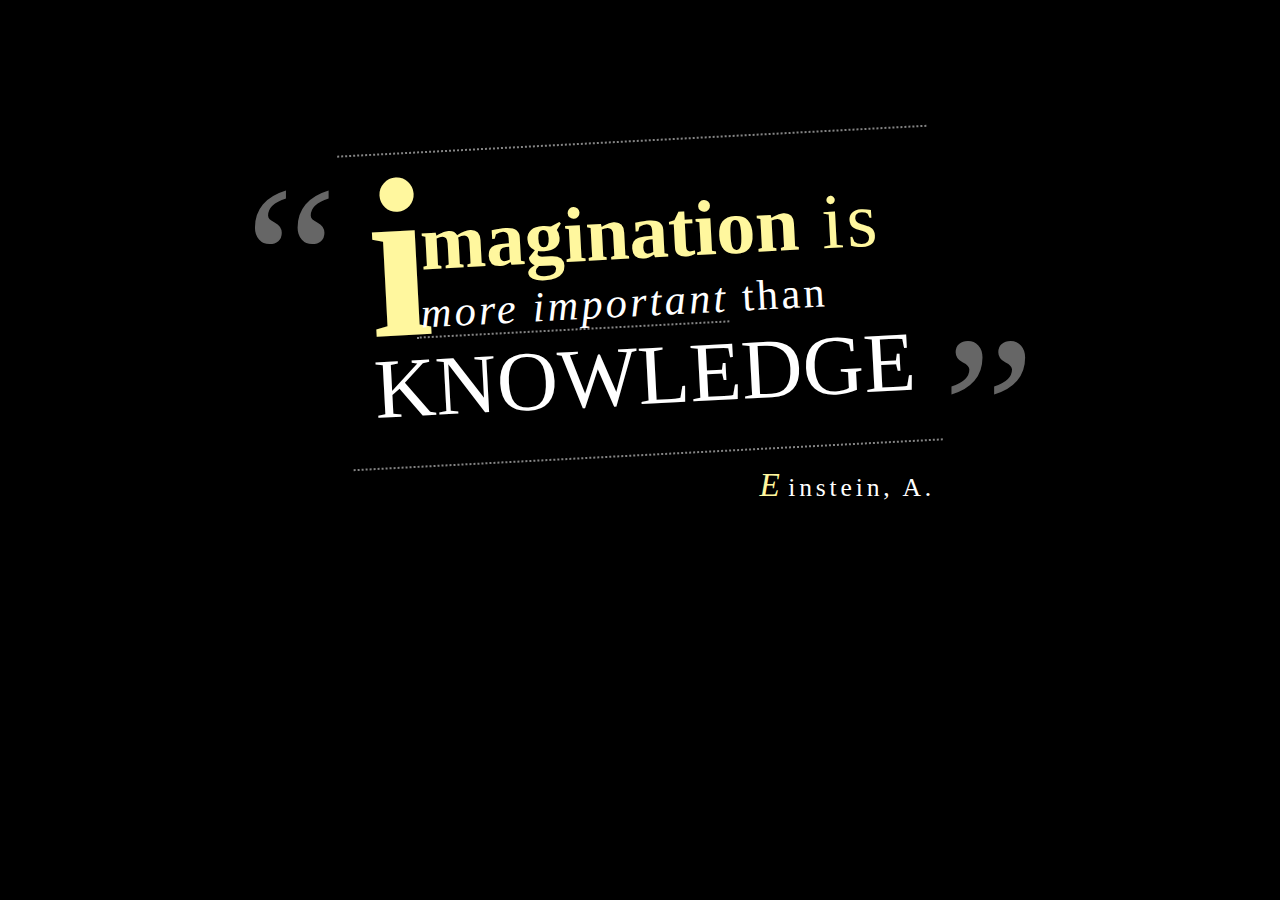
<file: cita.html>
<!DOCTYPE html>
<html lang="en">
<head>
    <meta charset="UTF-8">
    <meta http-equiv="X-UA-Compatible" content="IE=edge">
    <meta name="viewport" content="width=device-width, initial-scale=1.0">
    <title>Document</title>



    <style>



/* 

@font-face {
    font-family: 'Sketch Block';
    src: url('http://tangledindesign.com/codepen/fonts/sketch_block-webfont.eot');
    src: url('http://tangledindesign.com/codepen/fonts/sketch_block-webfont.eot?#iefix') format('embedded-opentype'),
         url('http://tangledindesign.com/codepen/fonts/sketch_block-webfont.woff') format('woff'),
         url('http://tangledindesign.com/codepen/fonts/sketch_block-webfont.ttf') format('truetype'),
         url('http://tangledindesign.com/codepen/fonts/sketch_block-webfont.svg#SketchBlockBold') format('svg');
}

@font-face {
    font-family: 'Museo 700';
    src: url('http://tangledindesign.com/codepen/fonts/Museo700-Regular-webfont.eot');
    src: url('http://tangledindesign.com/codepen/fonts/Museo700-Regular-webfont.eot?#iefix') format('embedded-opentype'),
         url('http://tangledindesign.com/codepen/fonts/Museo700-Regular-webfont.woff') format('woff'),
         url('http://tangledindesign.com/codepen/fonts/Museo700-Regular-webfont.ttf') format('truetype'),
         url('http://tangledindesign.com/codepen/fonts/Museo700-Regular-webfont.svg#SketchBlockBold') format('svg');
}

@font-face {
    font-family: 'CallunaRegular';
    src: url('http://tangledindesign.com/codepen/fonts/Calluna-Regular-webfont.eot');
    src: url('http://tangledindesign.com/codepen/fonts/Calluna-Regular-webfont.eot?#iefix') format('embedded-opentype'),
         url('http://tangledindesign.com/codepen/fonts/Calluna-Regular-webfont.woff') format('woff'),
         url('http://tangledindesign.com/codepen/fonts/Calluna-Regular-webfont.ttf') format('truetype'),
         url('http://tangledindesign.com/codepen/fonts/Calluna-Regular-webfont.svg#CallunaRegular') format('svg');
} */

body {
    background: rgb(0, 0, 0);
    color: #fff;
}

    .container {
        width: 590px;
        margin: 140px auto;
        position: relative;
    }

    blockquote {
        width: 565px;
        font: 2.65em CallunaRegular;
        letter-spacing: .075em;
        float: left;
        padding: 45px 0 30px 25px;
        margin: 0;
        border-top: 2px dotted #858585;
        border-bottom: 2px dotted #858585;
        transform: rotate(-3deg);
        /* -webkit-transform: rotate(-3deg);
        -moz-transform: rotate(-3deg); */
    }

    .container:before {
        content: "“";
        font-size: 13em;
        position: absolute;
        left: -100px;
        color: #666;
    }

    .container:after {
        content: "”";
        font-size: 13em;
        position: absolute;
        right: -100px;
        top: 150px;
        color: #666;
    }

        blockquote:first-line {
            font: 1.85em "Sketch Block";
            color: #fff79e;
        }

        blockquote:first-letter {
            font-size: 2.9em;
            text-transform: lowercase;
            float: left;
            line-height: .52em;
            margin-right: -18px;
            position: relative;
            z-index: 1;
        }

        blockquote strong:first-child {
            margin-left: 8px;
            letter-spacing: 0;
        }

        blockquote strong:last-child {
            font: 2em "Museo 700";
            text-transform: uppercase;
            letter-spacing: 0;
        }

        blockquote em {
            border-bottom: 2px dotted #858585;
          padding-left: 5px;
        }

        blockquote + b {
            float: right;
            margin-top: 10px;
            font: 1.6em CallunaRegular;
            letter-spacing: .15em;
        }

        blockquote + b:first-letter {
            color: #fff79e;
            font-size: 1.3em;
            font-style: italic;
            letter-spacing: .25em;
        }

        @-moz-document url-prefix() { 

            blockquote:first-letter {
                margin-top: -29px;
            }

        }












    </style>



</head>
<body>








    <article class="container">

        <blockquote>
            <strong>Imagination</strong> is <em>more important</em> than <strong>knowledge</strong>
        </blockquote>
        <b>Einstein, A.</b>

    </article>
















    
</body>
</html>
</file>
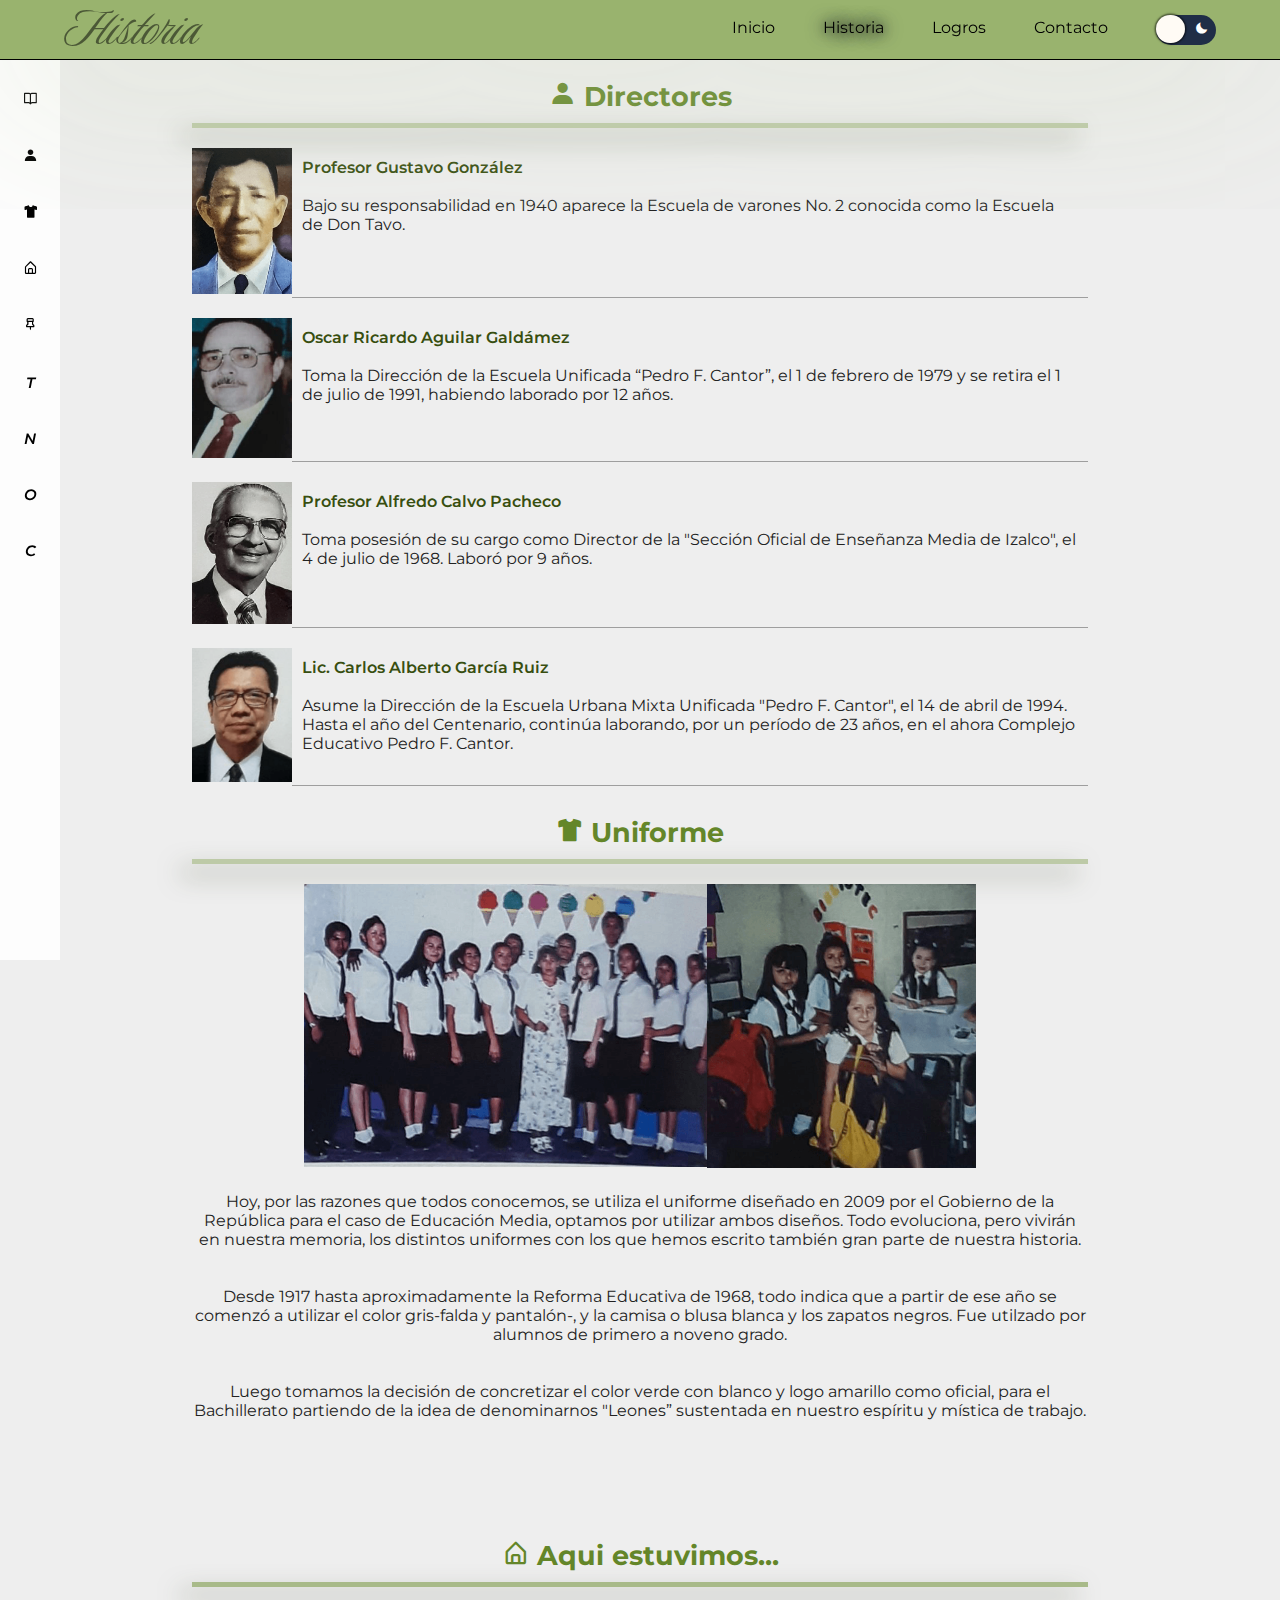
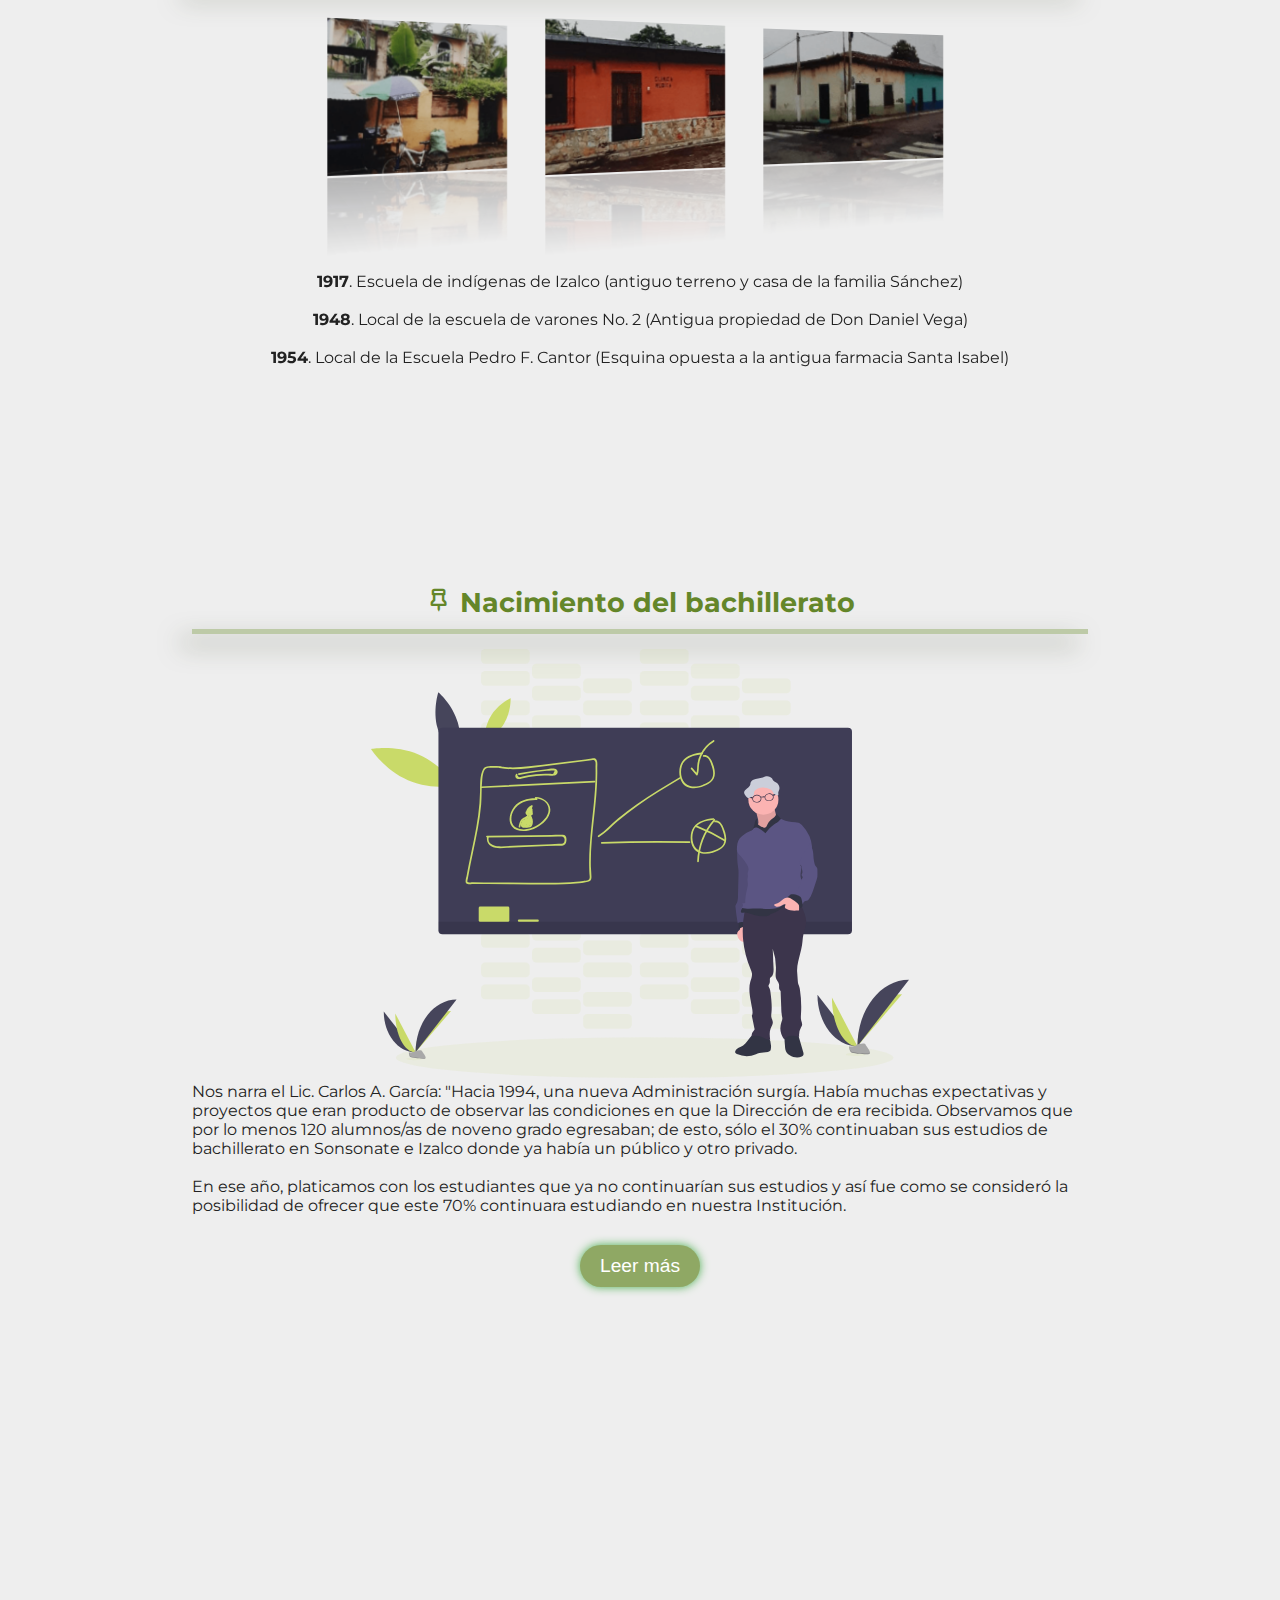
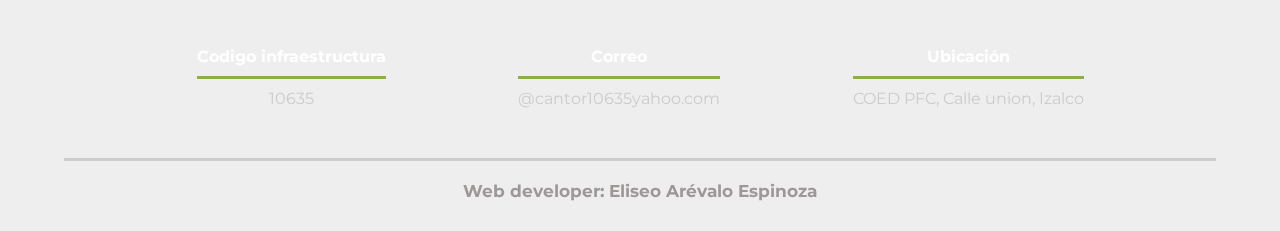
<file: historia.delete.html>
<!DOCTYPE html>
<html lang="es">

<head>
    <meta charset="UTF-8">
    <meta http-equiv="X-UA-Compatible" content="IE=edge">
    <meta name="viewport" content="width=device-width, initial-scale=1.0">
    <title>HISTORIA | PFC</title>
    <link rel="stylesheet" href="./assets/css/estilos_generales.css">

    <link rel="stylesheet" href="./assets/css/historia.css">

    <link href='https://unpkg.com/boxicons@2.1.1/css/boxicons.min.css' rel='stylesheet'>
</head>

<body>

    <nav class="nav">

        <div class="nav__container">

            <h1 class="nav__logo">Historia</h1>

            <input type="checkbox" id="menu" class="nav__input">
            <label for="menu" class="nav__label">


                <div class="nav__img" id="menu" onclick="myFunction(this)">
                    <div class="linea-1"></div>
                    <div class="linea-2"></div>
                    <div class="linea-3"></div>
                </div>
                <!-- <div class="menu-container" id="menu"></div> -->



                <!-- <img src="./assets/svg/menu.svg" class="nav__img" alt=""> -->

            </label>




            <div class="nav__menu">
                <a href="./index.html" class="nav__item">Inicio</a>
                <a href="./historia.html" class="nav__item" id="actual-item">Historia</a>
                <a href="#" class="nav__item">Logros</a>
                <a href="#" class="nav__item">Contacto</a>

                <ul>
                    <button class="bdark " id="bdark">
                        <span><i class='bx bxs-sun'></i></span>
                        <span><i class='bx bxs-moon'></i></span>

                </ul>
            </div>
        </div>
    </nav> <!-- m e n u L A T E R A L D E C O N T E N D O -->
    <div class="area"></div>
    <nav class="main-menu">
        <ul class="aaa">
            <li class="has-subnav">
                <a href="#">
                    <p class="fa"> <i class='bx bx-book-open'></i> </p>
                    <span class="nav-text">
                        En busqueda de nuestro nombre
                    </span>
                </a>

            </li>
            <li class="has-subnav">
                <a href="#directores">
                    <p class="fa"> <i class='bx bxs-user'></i> </p>
                    <span class="nav-text">
                        Directores
                    </span>
                </a>

            </li>
            <li class="has-subnav">
                <a href="#uniforme">
                    <p class="fa"> <i class='bx bxs-t-shirt'></i> </p>
                    <span class="nav-text">
                        Uniforme
                    </span>
                </a>

            </li>
            <li class="has-subnav">
                <a href="#aqui">
                    <p class="fa"> <i class='bx bx-home-alt'></i> </p>
                    <span class="nav-text">
                        Aqui estuvimos
                    </span>
                </a>

            </li>
            <li class="has-subnav">
                <a href="#bachillerato">
                    <p class="fa"> <i class='bx bx-pin'></i> </p>
                    <span class="nav-text">
                        Nacimiento del bachillerato
                    </span>
                </a>

            </li>
            <li class="has-subnav">
                <a href="#">
                    <i class="fa"> T</i>
                    <span class="nav-text">
                        Forms
                    </span>
                </a>

            </li>
            <li class="has-subnav">
                <a href="#">
                    <i class="fa">N</i>
                    <span class="nav-text">
                        Forms
                    </span>
                </a>

            </li>
            <li class="has-subnav">
                <a href="#">
                    <i class="fa">O</i>
                    <span class="nav-text">
                        Forms
                    </span>
                </a>

            </li>
            <li class="has-subnav">
                <a href="#">
                    <i class="fa">C</i>
                    <span class="nav-text">
                        Forms
                    </span>
                </a>

            </li>
        </ul>


    </nav>






    <main>





        <!-- <div class="general-div">
                        <h1 class="title-seccion"><i class='bx bx-book-open'></i> En busqueda de nuestro nombre</h1>

                        <hr>
                        <div id="left">
                            <h2>Fundación y cambios de nuestro nombre</h2> <br>
                            <p id="p">Luego de recolectar registros e información se concluye que nuestro centro
                                educativo no tiene punto de partida exacto, pero se puede redondear a
                                <strong>1917.</strong>
                                En 1859 se cons Este Instituto indígena llegó a desaparece por un tiempo dejando a los
                                niños indígenas sin educación; se cree que este sector marginado de la población fue la
                                inspiración de Gustavo Gonzáles para hacer resurgir en 1940 la "Escuela de varones No.
                                <br> <br>
                                <p id="p">Este Instituto indígena llegó a desaparece por un tiempo dejando a los niños
                                    indígenas sin educación; se cree que este sector marginado de la población fue la
                                    inspiración de Gustavo Gonzáles para hacer resurgir en 1940 la "Escuela de varones
                                    No.2". <br> <br> Llegados 1948 ya atendía a alumnos de primero a cuarto grado.</p>
                        </div>

                        <div id="rigth">
                            <h2>Resumen Nombres</h2> <br>
                            <p><strong>1859</strong> : <br> Escuela de varones | Escuela de niñas</p>
                            <p><strong>1940</strong>: <br> Escuela de varones No.2 </p>
                            <p><strong>1952</strong>: <br> Escuela de varones Pedro F. Cantor</p>
                            <p><strong>1978</strong>: <br> Escuela unificada Pedro F. Cantor</p>
                            <p><strong>1983</strong>: <br> Escuela Urbana Mixta Pedro F. Cantor</p>
                            <p><strong>1998</strong>: <br> Complejo Educativo Pedro F. Cantor</p>


                        </div>




                    </div> -->




        <div id="down">
            <div class="general-div">

                <h1 class="title-seccion" id="directores"><i class='bx bxs-user'></i> Directores</h1>

                <hr>



                <div class="directores">
                    <div class="container-img__directores">
                        <img class="img__directores" src="./img/historia/GustavoGonzales.png">
                    </div>

                    <aside> <b> Profesor Gustavo González </b> <br> <br>
                        Bajo su responsabilidad en 1940 aparece la Escuela de varones No. 2 conocida como la
                        Escuela de Don Tavo.</aside>

                </div>

                <div class="directores">
                    <div class="container-img__directores">
                        <img class="img__directores" src="./img/historia/OscarRicardo.png">

                    </div>
                    <aside> <b> Oscar Ricardo Aguilar Galdámez</b> <br> <br>
                        Toma la Dirección de la Escuela Unificada “Pedro F. Cantor”, el 1 de febrero de 1979
                        y se retira el 1 de julio de 1991, habiendo laborado por 12 años.</aside>

                </div>



                <div class="directores">
                    <div class="container-img__directores">
                        <img class="img__directores" src="./img/historia/3.png">
                    </div>
                    <aside> <b>Profesor Alfredo Calvo Pacheco</b> <br> <br>
                        Toma posesión de su cargo como Director de la "Sección Oficial de Enseñanza Media de
                        Izalco", el 4 de julio de 1968. Laboró por 9 años.</aside>
                </div>



                <div class="directores">
                    <div class="container-img__directores">
                        <img class="img__directores" src="./img/historia/Carlos.png">

                    </div>
                    <aside> <b>Lic. Carlos Alberto García Ruiz</b> <br> <br>
                        Asume la Dirección de la Escuela Urbana Mixta Unificada "Pedro F. Cantor", el 14 de
                        abril de 1994. Hasta el año del Centenario, continúa laborando, por un período de 23
                        años, en el ahora Complejo Educativo Pedro F. Cantor.</aside>
                </div>

            </div>
        </div>


        <div class="empy"></div>




        <section class="slider-uniforme">

            <h1 class="title-seccion"><i class='bx bxs-t-shirt'></i> Uniforme</h1>

            <hr>
            <div class="slider" id="uniforme">
                <ul>
                    <li><img src="./img/historia/SLIDERuniforme/slider1.png""></li>
                                <li><img src=" ./img/historia/SLIDERuniforme/slider2.png"> </li> <li><img
                            src="./img/historia/SLIDERuniforme/slider3.png"></li>
                    <li><img src="./img/historia/SLIDERuniforme/slider4.jpg"></li>
                </ul>
            </div>

            <div class="uniforme-">
                <p>Hoy, por las razones que todos conocemos, se utiliza el uniforme diseñado en 2009 por el
                    Gobierno de la República para el caso de Educación Media,
                    optamos por utilizar ambos diseños. Todo evoluciona, pero vivirán en nuestra memoria,
                    los distintos uniformes con los que hemos escrito también gran parte de nuestra
                    historia.</p>
                <br> <br>
                <p>Desde 1917 hasta aproximadamente la Reforma Educativa de 1968, todo indica que a partir
                    de ese año se comenzó a utilizar el color gris-falda y pantalón-, y la camisa o blusa
                    blanca y los zapatos negros. Fue utilzado por alumnos de primero a noveno grado.</p>
                <br>
                <br>
                <p>Luego tomamos la decisión de concretizar el color verde con blanco y logo amarillo como
                    oficial, para el Bachillerato partiendo de la idea de denominarnos "Leones” sustentada
                    en nuestro espíritu y mística de trabajo.</p> <br>
            </div>




        </section>





        <section class="aquiEstuvimos" id="aqui">
            <h1 class="title-seccion"><i class='bx bx-home-alt'></i> Aqui estuvimos...</h1>
            <div class="linea"></div>

            <hr>

            <div class="container-t">
                <img src="./img/historia/terreno-1.png" alt="">
                <img src="./img/historia/terreno-2.png" alt="">
                <img src="./img/historia/terreno-3.png" alt="">

            </div>

            <div class="aquiEstuvimos__txt">


                <p> <b>1917</b>. Escuela de indígenas de Izalco (antiguo terreno y casa de la familia
                    Sánchez) </p> <br>
                <p> <b>1948</b>. Local de la escuela de varones No. 2 (Antigua propiedad de Don Daniel Vega)
                </p> <br>
                <p> <b>1954</b>. Local de la Escuela Pedro F. Cantor (Esquina opuesta a la antigua farmacia
                    Santa Isabel)</p> <br>

            </div>


        </section>




        <article class="bachillerato" id="bachillerato">

            <h1 class="title-seccion" id="directores"><i class='bx bx-pin'></i> Nacimiento del bachillerato
            </h1>

            <hr>

            <div class="conten__b_img">
                <img src="./assets/svg/teacher.svg" alt="">
            </div>



            <section class="bachillerato__txt">


                <p>Nos narra el Lic. Carlos A. García:
                    "Hacia 1994, una nueva Administración surgía. Había muchas expectativas y proyectos que
                    eran producto de observar las condiciones en que la Dirección de era recibida.
                    Observamos que por lo menos 120 alumnos/as de noveno grado egresaban; de esto, sólo el
                    30% continuaban sus estudios de bachillerato en Sonsonate e Izalco donde ya había un
                    público y otro privado. <br> <br>
                    En ese año, platicamos con los estudiantes que ya no continuarían sus estudios y así fue
                    como se consideró la posibilidad de ofrecer que este 70% continuara estudiando en
                    nuestra Institución. <br> </p>

                <span class="hide" id="hideText">
                    <p>
                        Nos abocamos al Profesor Braulio Antonio Jerez Mangandi quien en ese tiempo fungia
                        como Supervisor Nacional de Educación, planteándole nuestra idea de ampliar nuestros
                        servicios educativos. La idea le pareció factible y nos recomendó hablar con la
                        Dirección Departamental de Educación de Sonsonate; con el aval de esta oficina,
                        presentamos la Solicitud de Ampliación de Servicios; en 1997 nos aventuramos a
                        iniciar con el Bachillerato General; para ello, se buscó al Personal Docente nuestro
                        y algunos profesores, horas y clases fueron pagados con fondos propios. <br>
                        De los estudiantes que egresaron del 9. grado en 1996, solamente 7 creyeron en el
                        proyecto: Nery Bladimir Fraile Jiménez, Virginia Geraldine Fraile Rodríguez, Maria
                        Alicia Leiva Palacios, Roxana del Carmen Morales Díaz, Marta Elena Musto Najo,
                        William Oswaldo Ramírez Másin, José Francisco Recinos Molina, Carolina Patricia
                        Sánchez Gómez y Lorena Patricia Santamaría Recinos. <br> <br>
                        Por la poca cantidad de estudiantes, optamos por salir a “conquistar” exalumnos que
                        habían egresado de 9° grado en años anteriores; los profesores Lilian Areli
                        González, Sara Yudis de Rodríguez, Carmen Aragón de Sigüenza y
                        Francisco David González, lograron “convencer” a 12 exalumnos y fue así como se
                        formó la primera sección de primer Año de Bachillerato General, integrada por 17
                        alumnos/as. <br>
                        Iniciamos en enero de 1997 en medio de muchas dudas y comentarios tanto internos
                        como externos, sobresaliendo la idea que nuestro Bachillerato era una "Isla de la
                        Fantasía" y otros comentarios más fuertes como:
                        "Carlos está loco", “Crear un Bachillerato... ¡Están locos!", "Ya se van a venir
                        abajo”, entre otros tantos.
                        Traemos esto a colación estimados lectores, para que conozcamos los retos que
                        tuvimos que afrontar y que felizmente hoy, al ver hacia atrás, sin dudar decimos que
                        supimos superarlos.
                    </p>
                </span>




            </section>
            <button class="readMore_btn" id="hideText_btn">Leer más</button>
        </article>






    </main>



    <div class="vacio"></div>







    <footer>
        <div class="contenedor-footer">
            <div class="content-foo">
                <h4>Codigo infraestructura</h4>
                <p>10635</p>
            </div>
            <div class="content-foo">
                <a href="@cantor10635yahoo.com">
                    <h4>Correo</h4>
                    <p>@cantor10635yahoo.com</p>
                </a>
            </div>
            <div class="content-foo">
                <a href="https://goo.gl/maps/NzwNG1ThP9nWfFgz8">
                    <h4>Ubicación</h4>
                    <p>COED PFC, Calle union, Izalco</p>
                </a>
            </div>
        </div>
        <h2 class="titulo-final"> </h2>
        <h2 class="titulo-final">Web developer: Eliseo Arévalo Espinoza </h2>

        <!--<h3 class="titulo-final" > Yeimi Mendez  - Diseñador web</h3>
    <h3 class="titulo-final" > Sarai Hidalgo   - Desarrollador web</h3>
    <h3 class="titulo-final" > Kenia Arévalo - Desarrollador web</h3>
    <h3 class="titulo-final" > Carlos Pasin - Desarrollador web</h3>
    <h3 class="titulo-final" > Marilyn Alfaro - Desarrollador web</h3>-->
    </footer>



    <script src="./js/main.js"></script>
    <script src="./js/dark.js"></script>
    <script src="./js/recordarButton.js"></script>
    <script src="./js/menu.js"></script>
</body>

</html>
</file>
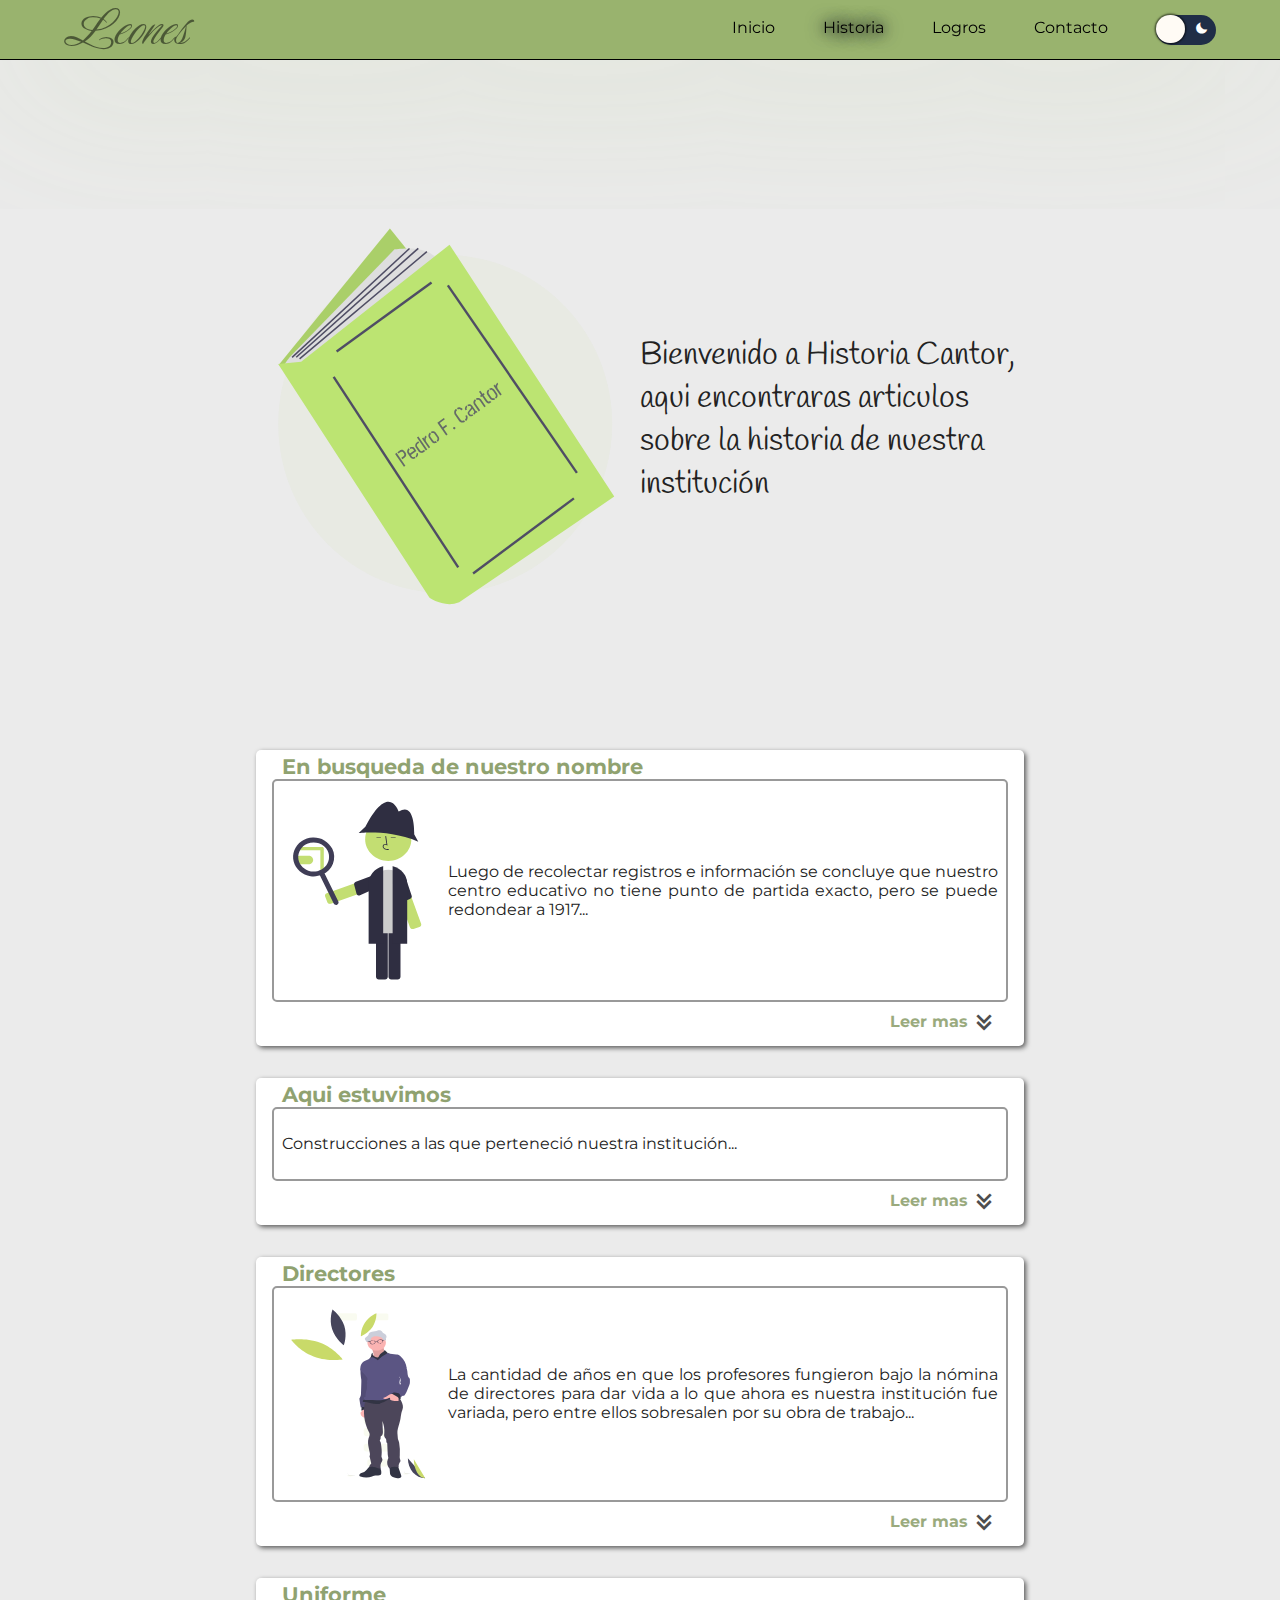
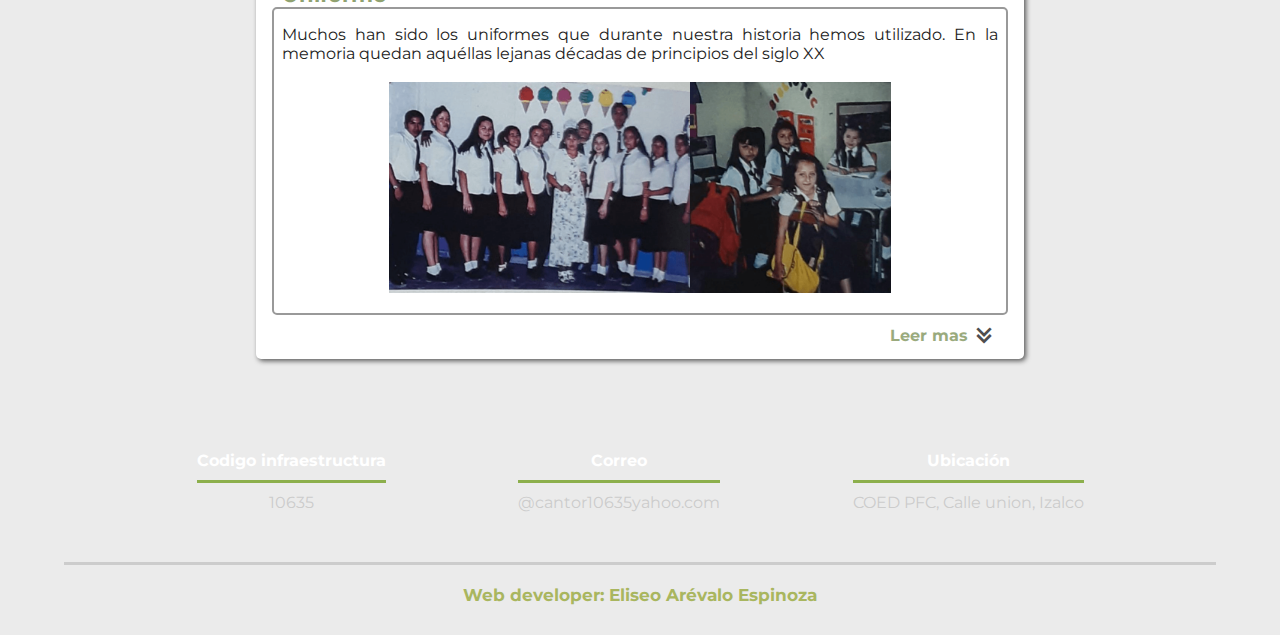
<file: historia.html>
<!DOCTYPE html>
<html lang="es">

<head>
  <meta charset="UTF-8">
  <meta http-equiv="X-UA-Compatible" content="IE=edge">
  <meta name="viewport" content="width=device-width, initial-scale=1.0">
  <title>Pedro F. Cantor</title>
  <!-- <link rel="stylesheet" href="./scss/libs/_normalize.css"> -->
  <link rel="stylesheet" href="./assets/css/estilos_generales.css">

  <link rel="shortcut icon" href="./img/logos/logoPFC.ico" type="image/x-icon">
  <link href='https://unpkg.com/boxicons@2.1.1/css/boxicons.min.css' rel='stylesheet'>

  <link rel="stylesheet" href="assets/css/style_historia.css">

</head>

<body>
  <header>
    <nav class="nav">
      <div class="nav__container">

        <h1 class="nav__logo">Leones</h1>

        <input type="checkbox" id="menu" class="nav__input">
        <label for="menu" class="nav__label">


          <div class="nav__img" id="menu" onclick="myFunction(this)">
            <div class="linea-1"></div>
            <div class="linea-2"></div>
            <div class="linea-3"></div>
          </div>



        </label>

        <div class="nav__menu">
          <a href="./index.html" class="nav__item"> Inicio</a>
          <a href="#" class="nav__item" id="actual-item">Historia</a>
          <a href="#" class="nav__item">Logros</a>
          <a href="#" class="nav__item">Contacto</a>

          <ul>
            <button class="bdark " id="bdark">
              <span><i class='bx bxs-sun'></i></span>
              <span><i class='bx bxs-moon'></i></span>

          </ul>
        </div>


      </div>
    </nav>



  </header>




  <div class="capa" id="capa">
    <!-- vacio  -->
  </div>


  <main>

    <article class="welcome-historia">

      <img class="img-book" src="assets/svg/book.svg" alt="">

      <span>Bienvenido a Historia Cantor, aqui encontraras articulos sobre la historia de nuestra institución</span>

    </article>



    <article class="layer layer--1">

      <div class="card card1" id="card1">

        <div class="card__encabezado">
          <h2>En busqueda de nuestro nombre</h2>
        </div>

        <div class="card__contenido">

          <!-- conteido visible  -->
          <article class="card__contenido--">
            <img class="img" src="assets/svg/busqueda.svg" alt="">
            <p>Luego de recolectar registros e información se concluye que nuestro centro educativo no tiene punto de
              partida exacto, pero se puede redondear a 1917...</p> <br>

          </article>

          <!-- contenido oculto  -->
          <div class="oculto">

            <br> <br>

            <p> En <strong> 1859 </strong> se constata que en Dolores Izalco existían dos escuelas, una de niña y otra
              de
              varones respectivamente, siendo la de niñas fundada en <strong>1855</strong> por Felipa Gómez. Por otra
              parte, en Asunción Izalco existía otra de varones fundada por el Obispo Tomás Miguel Pineda. Llegados
              <strong>1916</strong> se fundó el instituto de indígenas Josefa Velázquez, en Dolores Izalco; llegando al
              poder de director Pablo Sánchez en <strong> 1918</strong>. <br>
              Este Instituto indígena llegó a desaparece por un tiempo dejando a los niños indígenas sin educación; se
              cree que este sector marginado de la población fue la inspiración de Gustavo Gonzáles para hacer resurgir
              en
              <strong>1940</strong> la "Escuela de varones No.2", llegados <strong>1948</strong> ya atendía a alumnos de
              primero a cuarto grado.</p>

            <br>
            <br>
           
            <p>
               En 1952 surgió ahora llamada "Escuela de varones Pedro F. Cantor" teniendo un nombre característico parecido
            al que se mantiene hoy en día. Más adelante en 1978 la "Escuela de Tercer Ciclo Básico" se anexó a la
            Escuela Pedro F. Cantor convirtiéndola en "Escuela Unificada Pedro F. Cantor".

            En 1964 fue bendecida la escuela "Pedro F. Cantor" con una nueva cancha para actividades deportivas.
            Asistieron autoridades municipales, profesores, padres de familia y alumnos. <br>
            Más tarde surgieron dos nombres
            más, siendo el último con el que nos hemos quedado:
            •Escuela Urbana Mixta Unificada Pedro F. Cantor <strong>(1983)</strong>
            •Complejo Educativo Pedro F. Cantor <strong>(1998)</strong>
            </p>

            
            <br>


            <br>

            <article class="center">
              <h3>Resumen Nombres</h3>
              <span><strong>1859</strong> : Escuela de varones | Escuela de niñas</span> <br>
              <span><strong>1940</strong>: Escuela de varones No.2 </span> <br>
              <span><strong>1952</strong>: Escuela de varones Pedro F. Cantor</span> <br>
              <span><strong>1978</strong>: Escuela unificada Pedro F. Cantor</span> <br>
              <span><strong>1983</strong>: Escuela Urbana Mixta Pedro F. Cantor</span> <br>
              <span><strong>1998</strong>: Complejo Educativo Pedro F. Cantor</span> <br>
            </article>


          </div>


        </div>

        <!-- footer  -->
        <div class="card__pie">
          <div class="pie" id="pie1">
            <a href="#card1" class="text__pie">Leer mas</a>
            <i class='bx bx-chevrons-down arrow'></i>
          </div>
        </div>

      </div>





      <!-- DOS  -->
      <div class="card card2" id="card2">

        <div class="card__encabezado">
          <h2>Aqui estuvimos</h2>
        </div>

        <div class="card__contenido">


          <article class="card__contenido-- contenido--reverse">
            <!-- <img src="assets/svg/teacher.svg" alt=""> -->
            <p>Construcciones a las que perteneció nuestra institución... </p> <br> <br>

          </article>


          <article class="oculto">

            <section class="aquiEstuvimos">


              <div class="container-t">

                <img class="imgAqui" src="./img/historia/terreno-1.png" alt="">
                <p> 1917. Escuela de indígenas de Izalco (antiguo terreno y casa de la familia
                  Sánchez) </p> <br>

              </div>


              <div class="container-t">

                <img class="imgAqui" src="./img/historia/terreno-2.png" alt="">
                <p> 1948. Local de la escuela de varones No. 2 (Antigua propiedad de Don Daniel Vega)
                </p> <br>

              </div>

              <div class="container-t">

                <img class="imgAqui" src="./img/historia/terreno-3.png" alt="">
                <p> 1954. Local de la Escuela Pedro F. Cantor (Esquina opuesta a la antigua farmacia
                  Santa Isabel)</p> <br>

              </div>

              <div class="aquiEstuvimos__txt">



              </div>


            </section>





          </article>
        </div>



        <div class="card__pie">
          <div class="pie" id="pie2">
            <a href="#card2" class="text__pie">Leer mas </a>
            <i class='bx bx-chevrons-down arrow'></i>
          </div>
        </div>

      </div>





      <!-- TRES  -->

      <div class="card card3" id="card3">

        <div class="card__encabezado">
          <h2>Directores </h2>
        </div>

        <div class="card__contenido">

          <!-- conteido visible  -->
          <article class="card__contenido--">
            <img class="img" src="assets/svg/director.svg" alt="">
            <p>La cantidad de años en que los profesores fungieron bajo la nómina de directores para dar vida a lo que
              ahora es nuestra institución fue variada, pero entre ellos sobresalen por su obra de trabajo... </p> <br>

          </article>

          <!-- contenido oculto  -->
          <div class="oculto">

            <br>


            <div class="directores">
              <img class="img__directores" src="./img/historia/GustavoGonzales.png">
              <aside> <b> Profesor Gustavo González </b> <br> <br>
                Bajo su responsabilidad en 1940 aparece la Escuela de varones No. 2 conocida como la
                Escuela de Don Tavo.</aside>
            </div>

            <div class="directores2">
              <img class="img__directores" src="./img/historia/OscarRicardo.png">
              <aside> <b> Oscar Ricardo Aguilar Galdámez</b> <br> <br>
                Toma la Dirección de la Escuela Unificada “Pedro F. Cantor”, el 1 de febrero de 1979
                y se retira el 1 de julio de 1991, habiendo laborado por 12 años.</aside>
            </div>

            <div class="directores">
              <img class="img__directores" src="./img/historia/3.png">
              <aside> <b>Profesor Alfredo Calvo Pacheco</b> <br> <br>
                Toma posesión de su cargo como Director de la "Sección Oficial de Enseñanza Media de
                Izalco", el 4 de julio de 1968. Laboró por 9 años.</aside>
            </div>

            <div class="directores2">
              <img class="img__directores" src="./img/historia/Carlos.png">
              <aside> <b>Lic. Carlos Alberto García Ruiz</b> <br> <br>
                Asume la Dirección de la Escuela Urbana Mixta Unificada "Pedro F. Cantor", el 14 de
                abril de 1994. Hasta el año del Centenario, continúa laborando, por un período de 23
                años, en el ahora Complejo Educativo Pedro F. Cantor.</aside>
            </div>



          </div>


        </div>

        <!-- footer  -->
        <div class="card__pie">
          <div class="pie" id="pie3">
            <a href="#card3" class="text__pie">Leer mas</a>
            <i class='bx bx-chevrons-down arrow'></i>
          </div>
        </div>

      </div>








      <!-- CUATRO  -->

      <div class="card card4" id="card4">

        <div class="card__encabezado">
          <h2>Uniforme </h2>
        </div>

        <div class="card__contenido">

          <p>Muchos han sido los uniformes que durante nuestra historia hemos utilizado. En la memoria quedan aquéllas
              lejanas décadas de principios del siglo XX</p> <br>

          <!-- conteido visible  -->
          <article class="card__contenido--">
            

            <div class="slider">
              <ul>
                <li><img class="img-s" src="./img/historia/SLIDERuniforme/slider1.png""></li>
                    <li><img class=" img-s" src=" ./img/historia/SLIDERuniforme/slider2.png"> </li>
                <li><img class="img-s" src="./img/historia/SLIDERuniforme/slider3.png"></li>
                <li><img class="img-s" src="./img/historia/SLIDERuniforme/slider4.jpg"></li>
              </ul>
            </div>

          </article>

          <!-- contenido oculto  -->
          <div class="oculto">

            <br><br>

            <p>Hoy, por las razones que todos conocemos, se utiliza el uniforme diseñado en 2009 por el Gobierno de la
              República para el caso de Educación Media, optamos por utilizar ambos diseños. Todo evoluciona, pero
              vivirán en nuestra memoria, los distintos uniformes con los que hemos escrito también gran parte de
              nuestra historia. <br> <br>

              Muchos han sido los uniformes que durante nuestra historia hemos utilizado. En la memoria quedan aquéllas
              lejanas décadas de principios del siglo XX, cuando el alumnado de origen muy humilde asistía a clases de
              particular y en la mayoría de los casos, sin calzado. <br> <br>

              Desde 1917 hasta aproximadamente la Reforma Educativa de 1968, todo indica que a partir de ese año se
              comenzó a utilizar el color gris-falda y pantalón-, y la camisa o blusa blanca y los zapatos negros. Fue
              utilzado por alumnos de primero a noveno grado. <br><br>

              Luego tomamos la decisión de concretizar el color verde con blanco y logo amarillo como oficial, para el
              Bachillerato partiendo de la idea de denominarnos "Leones” sustentada en nuestro espíritu y mística de
              trabajo.
            </p>

          </div>


        </div>

        <!-- footer  -->
        <div class="card__pie">
          <div class="pie" id="pie4">
            <a href="#card4" class="text__pie">Leer mas</a>
            <i class='bx bx-chevrons-down arrow'></i>
          </div>
        </div>

      </div>




      <!-- CINCO  -->

<!--       <div class="card card5" id="card5">

        <div class="card__encabezado">
          <h2>En busqueda de nuestro nombre 5</h2>
        </div>

        <div class="card__contenido">
          <p>Lorem ipsum dolor sit amet consectetur adipisicing elit. Blanditiis voluptas illum quisquam cumque,
            mollitia magni numquam adipisci consectetur dicta praesentium perspiciatis odit soluta fugit earum.
            Temporibus et tempora ducimus atque adipisci reiciendis tenetur consectetur eveniet expedita ea. Voluptatem
            consequuntur at, eius vitae omnis sint repellat consequatur numquam reiciendis aperiam fugit!</p> <br>

          <p class="oculto">Lorem ipsum dolor sit amet consectetur adipisicing elit. Laborum, in omnis, temporibus
            pariatur fugit ex hic porro, unde officia tempore cum commodi deleniti veritatis sint nihil deserunt! Cum
            minima quidem voluptatum rem harum a perferendis corporis commodi voluptates eum vel nostrum assumenda
            dolorem dolor, quaerat pariatur ad fuga! Libero nisi commodi quia qui consectetur perferendis et aspernatur!
            Molestias aliquam culpa necessitatibus accusantium earum maxime laborum a dolor ducimus esse polestiae
            temporibus est voluptates incidunt! Inventore cum quae dolorum a? Tempore quam error illum tempora
            voluptatem ullam alias, vitae optio beatae ipsam enim, eum numquam perspiciatis officiis. Quidem, adipisci
            alias quis dolorem iste esse placeat perspiciatis earum quas, tempora dolore rerum. Vero assumenda alias
            vel, necessitatibus repellendus possimus accusamus, nam excepturi ad quis atque dolorem ducimus, incidunt
            numquam architecto consectetur ipsam officia velit inventore minima. Nobis ut assumenda quaeras itaque
            numquam animi, amet ut corrupti dolorum quibusdam, voluptatibus nemo harum minima mollitia eos
            necessitatibus repudiandae officiis. Tempore deleniti ullam voluptas, ex reiciendis nesciunt beatae, quia
            mollitia, tempora vero delectus perspiciatis doloribus eligendi nam? Fugit quas dolorem delectus autem,
            consectetur ipsum repudiandae dicta maiores maxime veritatis ea quis, laboriosam error nulla praesentium,
            sint rem ullam eum. Quaerat molestiae ipsam nobis magni numquam iusto nesciunt, doloremque iure
            reprehenderit. Iste quis hic, unde odio magnam dolorem, accusantium at tempora modi beatae magni ad a esse
            quos ea illo reprehenderit sit repellendus distinctio molestiae exercitationem. Atque, obcaecati sequi
            necessitatibus vel optio dignissimos aliquid numquam cum nobis.
          </p>
        </div>



        <div class="card__pie">
          <div class="pie" id="pie5">
            <a href="#card5" class="text__pie">Leer mas </a>
            <i class='bx bx-chevrons-down arrow'></i>
          </div>
        </div>

      </div> -->











    </article>

  </main>












  
  <footer id="footer__index">
    <div class="contenedor-footer">
      <div class="content-foo">
        <h4>Codigo infraestructura</h4>
        <p>10635</p>
      </div>
      <div class="content-foo">
        <a href="@cantor10635yahoo.com">
          <h4>Correo</h4>
          <p>@cantor10635yahoo.com</p>
        </a>
      </div>
      <div class="content-foo">
        <a href="https://goo.gl/maps/NzwNG1ThP9nWfFgz8">
          <h4>Ubicación</h4>
          <p>COED PFC, Calle union, Izalco</p>
        </a>
      </div>
    </div>
    <h2 class="titulo-final"> </h2>
    <h2 class="titulo-final"> <a href="https://eliseodesign.github.io/"> Web developer: Eliseo Arévalo Espinoza </a>
    </h2>

  </footer>



  <script src="./js/dark.js"></script>
  <!-- <script src="./js/recordarButton.js"></script> -->
  <script src="./js/menu.js"></script>

  <script src="./js/main.js"></script>
</body>

</html>
</file>
<file: assets/css/estilos_generales.css>
@import url("https://fonts.googleapis.com/css2?family=Montserrat:ital,wght@0,100;0,200;0,300;0,400;0,500;0,600;0,700;0,900;1,100;1,200;1,300;1,400;1,500&display=swap");@import url("https://fonts.googleapis.com/css2?family=Luxurious+Script&display=swap");.sub--title--{padding:10px;font-size:1.2em;margin:auto;font-weight:900;color:#99c74a;text-align:center;letter-spacing:1px}.blog-card,.sub--title--{display:-webkit-box;display:-ms-flexbox;display:flex;-webkit-box-orient:vertical;-webkit-box-direction:normal;-ms-flex-direction:column;flex-direction:column;margin:1rem auto;width:100%;-webkit-box-shadow:0 3px 7px -1px rgba(0,0,0,0.1);box-shadow:0 3px 7px -1px rgba(0,0,0,0.1);margin-bottom:1.6%;background:#fff;line-height:1.4;border-radius:5px;overflow:hidden;z-index:0}.blog-card a,.sub--title-- a{color:inherit}.blog-card a:hover,.sub--title-- a:hover{color:#99c74a}.blog-card:hover .photo,.sub--title--:hover .photo{-webkit-transform:scale(1.3) rotate(3deg);transform:scale(1.3) rotate(3deg)}.blog-card .meta,.sub--title-- .meta{position:relative;z-index:0;height:200px}.blog-card .photo,.sub--title-- .photo{position:absolute;top:0;right:0;bottom:0;left:0;background-size:cover;background-position:center;-webkit-transition:-webkit-transform .2s;transition:-webkit-transform .2s;transition:transform .2s;transition:transform .2s, -webkit-transform .2s}.blog-card .details,.blog-card .details ul,.sub--title-- .details,.sub--title-- .details ul{margin:auto;padding:0;list-style:none}.blog-card .details,.sub--title-- .details{position:absolute;top:0;bottom:0;left:-100%;margin:auto;-webkit-transition:left .2s;transition:left .2s;background:rgba(0,0,0,0.6);color:#fff;padding:10px;width:100%;font-size:.9rem}.blog-card .details a,.sub--title-- .details a{-webkit-text-decoration:dotted underline;text-decoration:dotted underline}.blog-card .details ul li,.sub--title-- .details ul li{display:inline-block}.blog-card .details .author:before,.sub--title-- .details .author:before{font-family:FontAwesome;margin-right:10px;content:"\f007"}.blog-card .details .date:before,.sub--title-- .details .date:before{font-family:FontAwesome;margin-right:10px;content:"\f133"}.blog-card .details .tags ul:before,.sub--title-- .details .tags ul:before{font-family:FontAwesome;content:"\f02b";margin-right:10px}.blog-card .details .tags li,.sub--title-- .details .tags li{margin-right:2px}.blog-card .details .tags li:first-child,.sub--title-- .details .tags li:first-child{margin-left:-4px}.blog-card .description,.sub--title-- .description{padding:1rem;background:#fff;position:relative;z-index:1}.blog-card .description h1,.blog-card .description h2,.sub--title-- .description h1,.sub--title-- .description h2{font-family:Poppins, sans-serif}.blog-card .description h1,.sub--title-- .description h1{line-height:1;margin:0;font-size:1.7rem}.blog-card .description h2,.sub--title-- .description h2{font-size:1rem;font-weight:300;text-transform:uppercase;color:#a2a2a2;margin-top:5px}.blog-card .description .read-more,.sub--title-- .description .read-more{text-align:right}.blog-card .description .read-more a,.sub--title-- .description .read-more a{color:#99c74a;display:inline-block;position:relative}.blog-card .description .read-more a:after,.sub--title-- .description .read-more a:after{content:"\f061";font-family:FontAwesome;margin-left:-10px;opacity:0;vertical-align:middle;-webkit-transition:margin .3s, opacity .3s;transition:margin .3s, opacity .3s}.blog-card .description .read-more a:hover:after,.sub--title-- .description .read-more a:hover:after{margin-left:5px;opacity:1}.blog-card p,.sub--title-- p{position:relative;margin:1rem 0 0}.blog-card p:first-of-type,.sub--title-- p:first-of-type{margin-top:1.25rem}.blog-card p:first-of-type:before,.sub--title-- p:first-of-type:before{content:"";position:absolute;height:5px;background:#99c74a;width:35px;top:-0.75rem;border-radius:3px}.blog-card:hover .details,.sub--title--:hover .details{left:0%}@media (min-width: 640px){.blog-card,.sub--title--{-webkit-box-orient:horizontal;-webkit-box-direction:normal;-ms-flex-direction:row;flex-direction:row;max-width:700px}.blog-card .meta,.sub--title-- .meta{-ms-flex-preferred-size:40%;flex-basis:40%;height:auto}.blog-card .description,.sub--title-- .description{-ms-flex-preferred-size:60%;flex-basis:60%}.blog-card .description:before,.sub--title-- .description:before{-webkit-transform:skewX(-3deg);transform:skewX(-3deg);content:"";background:#fff;width:30px;position:absolute;left:-10px;top:0;bottom:0;z-index:-1}.blog-card.alt,.sub--title--.alt{-webkit-box-orient:horizontal;-webkit-box-direction:reverse;-ms-flex-direction:row-reverse;flex-direction:row-reverse}.blog-card.alt .description:before,.sub--title--.alt .description:before{left:inherit;right:-10px;-webkit-transform:skew(3deg);transform:skew(3deg)}.blog-card.alt .details,.sub--title--.alt .details{padding-left:25px}}body.darkmode .description,body.darkmode .sub--title--{background-color:#0d131a}body.darkmode .description::before,body.darkmode .sub--title--::before{background:#080b0f}body.darkmode .blog-card{background:#0d131a}.nav__img{display:-webkit-box;display:-ms-flexbox;display:flex;-webkit-box-orient:vertical;-webkit-box-direction:normal;-ms-flex-direction:column;flex-direction:column;-webkit-box-pack:center;-ms-flex-pack:center;justify-content:center;-webkit-box-align:center;-ms-flex-align:center;align-items:center;cursor:pointer}.linea-1,.linea-2,.linea-3{width:35px;height:6px;border-radius:10px;background-color:#292929;margin:3px 0px}.linea-1::-moz-selection{background:transparent}.linea-1::selection{background:transparent}.linea-2::-moz-selection{background:transparent}.linea-2::selection{background:transparent}.linea-3::-moz-selection{background:transparent}.linea-3::selection{background:transparent}.change .linea-1{-webkit-transform:rotate(-45deg) translate(3px, -2px);transform:rotate(-45deg) translate(3px, -2px);position:absolute;background-color:rgba(0,0,0,0.753);-webkit-transition:.5s, -webkit-transform;transition:.5s, -webkit-transform;transition:transform, .5s;transition:transform, .5s, -webkit-transform}.change .linea-2{-webkit-transform:translateX(10px);transform:translateX(10px);opacity:0}.change .linea-3{background-color:#000;-webkit-transform:rotate(45deg) translate(-6px, -7px);transform:rotate(45deg) translate(-6px, -7px);-webkit-transition:.5s, -webkit-transform;transition:.5s, -webkit-transform;transition:transform, .5s;transition:transform, .5s, -webkit-transform}body.darkmode .linea-1,body.darkmode .linea-2,body.darkmode .linea-3{background-color:#8fa864;-webkit-box-shadow:-1px 1px 100px #73a811af;box-shadow:-1px 1px 100px #73a811af}body.darkmode .change.linea-1{background-color:#8fa864;-webkit-box-shadow:-11px 11px 25px #424d2e8c;box-shadow:-11px 11px 25px #424d2e8c}body.darkmode .change.linea-4{background-color:#8fa864;-webkit-box-shadow:-11px 11px 25px #424d2e8c;box-shadow:-11px 11px 25px #424d2e8c}.bdark{background:#202e47;display:-webkit-box;display:-ms-flexbox;display:flex;position:relative;cursor:pointer;outline:none;border:none;border-radius:1rem;-webkit-box-align:center;-ms-flex-align:center;align-items:center;-webkit-box-pack:justify;-ms-flex-pack:justify;justify-content:space-between}.bdark span{width:30px;height:30px;line-height:30px;display:block;color:#fff;background:none}.bdark::after{display:block;background:#fffbf5;width:1.8rem;height:1.8rem;position:absolute;top:0;left:0;right:unset;border-radius:50%;-webkit-box-shadow:0 0 1.5px 1.5px rgba(0,0,0,0.5);box-shadow:0 0 1.5px 1.5px rgba(0,0,0,0.5);content:''}.bdark.active{background-color:#8fa864fa;-webkit-box-shadow:-1px 1px 50px #73a811af;box-shadow:-1px 1px 50px #73a811af}.bdark.active::after{left:unset;right:0}/*!ESTILOS NOCHE Y DIA*/body{background-color:#eee;color:#222;padding:0}body.darkmode{background:#0d131a;color:#ccc}main{background-color:#eee}body.darkmode main{background:#0d131a}.uno{width:100%}.phrase{display:-webkit-inline-box;display:-ms-inline-flexbox;display:inline-flex;color:#fff;font-size:1.2vw}.words{overflow:hidden;height:1em;margin-left:0em;color:#808080}.words i{display:block;font-style:normal;font-family:sans-serif;-webkit-animation:textRotate  8000ms 700ms infinite;animation:textRotate  8000ms 700ms infinite;-webkit-transition:0.3;transition:0.3}@-webkit-keyframes textRotate{0%{-webkit-transform:translateY(0%);transform:translateY(0%);color:#888}15%{-webkit-transform:translateY(0%);transform:translateY(0%);color:#888}25%{-webkit-transform:translateY(0%);transform:translateY(0%);color:rgba	#888}35%{-webkit-transform:translateY(-112%);transform:translateY(-112%);color:#6e8053}50%{-webkit-transform:translateY(-100%);transform:translateY(-100%);color:#95be51}60%{-webkit-transform:translateY(-212%);transform:translateY(-212%);color:#51be7e}75%{-webkit-transform:translateY(-200%);transform:translateY(-200%);color:#51bea6}85%{-webkit-transform:translateY(-312%);transform:translateY(-312%);color:#5a3ed6}95%{-webkit-transform:translateY(-300%);transform:translateY(-300%);color:#5a3ed6}100%{-webkit-transform:translateY(0);transform:translateY(0);color:#888}}@keyframes textRotate{0%{-webkit-transform:translateY(0%);transform:translateY(0%);color:#888}15%{-webkit-transform:translateY(0%);transform:translateY(0%);color:#888}25%{-webkit-transform:translateY(0%);transform:translateY(0%);color:rgba	#888}35%{-webkit-transform:translateY(-112%);transform:translateY(-112%);color:#6e8053}50%{-webkit-transform:translateY(-100%);transform:translateY(-100%);color:#95be51}60%{-webkit-transform:translateY(-212%);transform:translateY(-212%);color:#51be7e}75%{-webkit-transform:translateY(-200%);transform:translateY(-200%);color:#51bea6}85%{-webkit-transform:translateY(-312%);transform:translateY(-312%);color:#5a3ed6}95%{-webkit-transform:translateY(-300%);transform:translateY(-300%);color:#5a3ed6}100%{-webkit-transform:translateY(0);transform:translateY(0);color:#888}}:root{--color-text: #222;--color-i: #99b36e;--barra-bg:#eee}body.darkmode{--color-text: #eee;--barra-bg:#0d131a}html{scroll-behavior:smooth}*{margin:0;padding:0;-webkit-box-sizing:border-box;box-sizing:border-box}body{font-family:'Montserrat', sans-serif}*::-webkit-scrollbar{width:12px}*::-webkit-scrollbar-track{background:var(--barra-bg)}*::-webkit-scrollbar-thumb{background:var(--color-text);border-radius:17px;opacity:.1;border:3px solid var(--barra-bg)}.nav{background:#99b36e;-webkit-box-shadow:.1px .1px 200px #cedabae0;box-shadow:.1px .1px 200px #cedabae0;border-bottom:1px solid #000;height:60px;color:#000;z-index:5;position:fixed;z-index:50;width:100%}.nav .nav__container{display:-webkit-box;display:-ms-flexbox;display:flex;height:100%;width:90%;margin:auto;-webkit-box-pack:justify;-ms-flex-pack:justify;justify-content:space-between;-webkit-box-align:center;-ms-flex-align:center;align-items:center}.nav__logo{opacity:.5;font-size:3.6rem;font-weight:lighter;font-family:'Luxurious Script'}.nav__logo::-moz-selection{background:transparent}.nav__logo::selection{background:transparent}.nav__logo:hover{cursor:context-menu}.nav__menu{display:-webkit-box;display:-ms-flexbox;display:flex;-webkit-box-align:center;-ms-flex-align:center;align-items:center;-webkit-box-pack:center;-ms-flex-pack:center;justify-content:center;gap:3em;color:#000}#actual-item{text-shadow:rgba(0,0,0,0) 0px 0px 5px,rgba(0,0,0,0.555) 0px 0px 10px,rgba(0,0,0,0.623) 0px 0px 15px,#0b135e 0px 0px 20px}.nav__item{color:#000;text-decoration:none;--clippy: polygon(0 0, 0 0, 0 100%, 0% 100%)}.nav__label,.nav__input{display:none}.nav__item::after{content:"";display:block;background-color:#0000007e;width:100%;margin-top:3px;height:1.5px;-webkit-clip-path:var(--clippy);clip-path:var(--clippy);-webkit-transition:-webkit-clip-path .2s;transition:-webkit-clip-path .2s;transition:clip-path .2s;transition:clip-path .2s, -webkit-clip-path .2s}.nav__item:hover{--clippy: polygon(0 0, 100% 0, 100% 100%, 0 100%)



}.nav__item#actual-item:hover{--clippy: polygon(0 0, 0 0, 0 50%, 0% 50%)}/*!DARK MODE HOVER MENU*/body.darkmode #actual-item{color:#e7e7e7;text-shadow:#9c9c9c 0px 0px 5px,#9b9b9b 0px 0px 10px,#fff 0px 0px 15px}/*!MEDIA QUERIES*/@media (max-width: 720px){.nav__logo{opacity:.7;font-size:3rem;font-weight:300;font-family:'Luxurious Script'}.nav__label{display:block;cursor:pointer}.nav__menu{position:fixed;top:60px;bottom:0;font-weight:700;background:rgba(196,196,196,0.999);backdrop-filter:blur(7px);-webkit-backdrop-filter:blur(7px);border:1px solid rgba(255,255,255,0.18);width:100%;left:0;display:-webkit-box;display:-ms-flexbox;display:flex;-webkit-box-pack:space-evenly;-ms-flex-pack:space-evenly;justify-content:space-evenly;-webkit-box-orient:vertical;-webkit-box-direction:normal;-ms-flex-direction:column;flex-direction:column;-webkit-box-align:center;-ms-flex-align:center;align-items:center;-webkit-transition:-webkit-clip-path .3s ease-in-out;transition:-webkit-clip-path .3s ease-in-out;transition:clip-path .3s ease-in-out;transition:clip-path .3s ease-in-out, -webkit-clip-path .3s ease-in-out;/*!circle de animacion*/-webkit-clip-path:polygon(0 0, 100% 0, 100% 0, 0 0);clip-path:polygon(0 0, 100% 0, 100% 0, 0 0)}/*!DARK MODE ESTILS*/body.darkmode .nav__menu{background:#0d131a;backdrop-filter:blur(7px);-webkit-backdrop-filter:blur(7px);border:1px solid rgba(255,255,255,0.18)}}body.darkmode .nav__item{color:#e9e9e9}.nav__input:checked ~ .nav__menu{-webkit-clip-path:polygon(0 0, 100% 0, 100% 100%, 0% 100%);clip-path:polygon(0 0, 100% 0, 100% 100%, 0% 100%)}.nav__imga{-webkit-filter:opacity(100%);filter:opacity(100%);position:relative;z-index:10}body.darkmode .nav__item::after{background:rgba(255,255,255,0.473)}body.darkmode .nav{background:#0d131a}body.darkmode .nav__logo{color:#8fa864fa}/*!---------------------------------------------------------------------------------------------------*//*!---------------------------------------------------------------------------------------------------*//*! F O O T E R               - - - - - - - - - - - - - - - - - - - - - - - - - - - - - - - - - - - - *//*!---------------------------------------------------------------------------------------------------*//*!---------------------------------------------------------------------------------------------------*/footer{width:100%;height:auto;background:#000;background:-webkit-gradient(linear, left top, right top, from(rgba(0,0,0,0.87)), to(rgba(0,0,0,0.541))),url(./backs/lion2.jpg);background:linear-gradient(to right, rgba(0,0,0,0.87), rgba(0,0,0,0.541)),url(./backs/lion2.jpg);background-size:cover;background-attachment:fixed;background-position:center;overflow:hidden;margin-bottom:0;position:relative;padding:60px 0 30px 0;overflow:hidden;z-index:50}.contenedor-footer{display:-webkit-box;display:-ms-flexbox;display:flex;width:90%;-webkit-box-pack:space-evenly;-ms-flex-pack:space-evenly;justify-content:space-evenly;margin:auto;padding-bottom:50px;border-bottom:3px solid #ccc}.content-foo{text-align:center}.content-foo h4{color:#fff;border-bottom:3px solid  #8caf4c;padding-bottom:10px;margin-bottom:10px}.content-foo p{color:#ccc}footer a{text-decoration:none}.titulo-final{text-align:center;font-size:1.3vw;margin:20px 0 0 0;color:#9e9797}.titulo-final a{color:#a9b65f;-webkit-text-decoration:dotted;text-decoration:dotted}@media (max-width: 720px){footer{border-top-left-radius:0}.contenedor-footer{-webkit-box-orient:vertical;-webkit-box-direction:normal;-ms-flex-direction:column;flex-direction:column;border:none}.content-foo{margin-bottom:20px;text-align:center}.content-foo h4{border:none}.content-foo p{color:#ccc;border-bottom:1px solid #f2f2f2;padding-bottom:20px}.titulo-final{font-size:15px}}
/*# sourceMappingURL=estilos_generales.css.map */
</file>
<file: assets/css/historia.css>
*{margin:0;padding:0}html{scroll-behavior:all 5s}main{padding-top:70px;width:70%;margin:auto;-webkit-animation:texto 1.5s;animation:texto 1.5s}@media (max-width: 700px){main{width:95%}}@-webkit-keyframes texto{from{opacity:0}to{opacity:1}}@keyframes texto{from{opacity:0}to{opacity:1}}:root{--greenCantor:#8fa86483;--greenTitleDark:#8fa864;--a:#87ac47}hr{height:5px;background:var(--greenCantor);-webkit-box-shadow:-11px 11px 25px #424d2e8c;box-shadow:-11px 11px 25px #424d2e8c;border:none;margin-bottom:15px}.title-seccion{font-size:1.7rem;color:#648629;margin-bottom:10px;text-align:center}body.darkmode .title-seccion{color:var(--greenTitleDark)}.general-div{position:relative;width:100%;min-width:700px;height:auto;text-align:left;margin:10px auto}.general-div #rigth{float:right;position:relative;width:30%;height:auto;background-color:#8fa86483;font-size:.8rem;-webkit-box-shadow:-11px 11px 25px #424d2e8c;box-shadow:-11px 11px 25px #424d2e8c;padding:20px;overflow:auto;border-radius:calc(var(--curve) * 1px) 0 0 0}.general-div #rigth strong{font-weight:bolder;color:rgba(0,0,0,0.658)}.general-div #rigth h2{font-size:1rem;font-weight:600}.general-div #left{width:67%;height:auto;float:left;font-size:.9rem;padding-top:5px;border-radius:10px;overflow:hidden;text-align:left}.general-div #left h2{font-size:1.4rem;font-weight:600}@media (max-width: 810px){.general-div{width:95%;min-width:100px;margin:auto}.general-div .title-seccion{font-size:1.2rem;text-align:center}.general-div #rigth{float:none;width:100%;height:auto;text-align:center}.general-div #rigth h2{font-size:1rem;font-weight:600}.general-div #left{float:none;width:100%;height:auto;text-align:center;margin:auto}.general-div #left h2{font-size:1rem;font-weight:600;margin:0}.general-div p{width:100%}}#down{width:100%;margin-bottom:10px;position:relative;background-color:transparent;font-size:1rem;float:left}#down .directores{position:relative;width:100%;margin:10px auto;display:-webkit-inline-box;display:-ms-inline-flexbox;display:inline-flex;border-radius:10px}#down hr{margin:10px auto}#down aside{border-bottom:solid 1px #0005;padding:10px;text-align:left;font-size:1rem}#down aside b{font-weight:600;color:#384e10}#down .container-img__directores .img__directores{-o-object-fit:cover;object-fit:cover;max-width:100px}@media (max-width: 810px){#down .title-seccion{font-size:1.3rem}#down aside{font-size:.8rem}#down div.directores img.derecha,#down div.directores img.izquierda{width:25%}}body.darkmode #down .directores aside b{font-weight:100;color:#a7c479}.slider-uniforme{position:relative;padding-top:70px;min-height:300px;margin-bottom:100px}.slider-uniforme .uniforme-{width:100%;text-align:center}.slider{width:75%;height:auto;overflow:hidden;margin:20px auto}.slider ul{padding:0;display:-webkit-box;display:-ms-flexbox;display:flex;width:240%;-webkit-animation:slider 10s infinite alternate;animation:slider 10s infinite alternate;-webkit-animation-timing-function:linear;animation-timing-function:linear}.slider li{width:100%;list-style:none}.slider li img{width:100%;height:auto}@-webkit-keyframes slider{0%{margin-left:01}20%{margin-left:10}25%{margin-left:-60%}45%{margin-left:-60%}50%{margin-left:-120}70%{margin-left:-120}75%{margin-left:-300}100%{margin-left:-300}}@keyframes slider{0%{margin-left:01}20%{margin-left:10}25%{margin-left:-60%}45%{margin-left:-60%}50%{margin-left:-120}70%{margin-left:-120}75%{margin-left:-300}100%{margin-left:-300}}@media (max-width: 750px){.slider{width:95%;height:auto;margin:auto;overflow:hidden}.slider ul{padding:0;display:-webkit-box;display:-ms-flexbox;display:flex;width:240%;-webkit-animation:slider 15s infinite alternate;animation:slider 15s infinite alternate;-webkit-animation-timing-function:linear;animation-timing-function:linear}.slider li{width:100%;list-style:none}.slider li img{width:100%;height:auto}@-webkit-keyframes slider{0%{margin-left:0}20%{margin-left:0}25%{margin-left:-60%}45%{margin-left:-60%}50%{margin-left:-120}70%{margin-left:-120}75%{margin-left:-280}100%{margin-left:-280}}@keyframes slider{0%{margin-left:0}20%{margin-left:0}25%{margin-left:-60%}45%{margin-left:-60%}50%{margin-left:-120}70%{margin-left:-120}75%{margin-left:-280}100%{margin-left:-280}}}.aquiEstuvimos{position:relative;width:100%;margin:auto;height:auto;margin-top:50px;margin-bottom:200px;display:-ms-grid;display:grid;place-items:center}.aquiEstuvimos .linea{height:5px;background:#75943f94;-webkit-box-shadow:-11px 11px 25px #424d2e8c;box-shadow:-11px 11px 25px #424d2e8c;width:100%;border:none;margin-bottom:15px}.aquiEstuvimos img{width:33%;height:100%;-o-object-fit:cover;object-fit:cover;-webkit-box-reflect:below 2px linear-gradient(transparent, transparent, #0004);-webkit-transform-origin:center;transform-origin:center;-webkit-transform:perspective(800px) rotateY(25deg);transform:perspective(800px) rotateY(25deg);-webkit-transition:0.5s;transition:0.5s}.aquiEstuvimos .container-t{max-width:600px;max-height:350px;display:-webkit-box;display:-ms-flexbox;display:flex;-webkit-box-pack:center;-ms-flex-pack:center;justify-content:center;-webkit-box-align:center;-ms-flex-align:center;align-items:center;gap:20px}.aquiEstuvimos .container-t:hover img{opacity:0.3}.aquiEstuvimos .container-t img:hover{-webkit-transform:perspective(800px) rotateY(0deg);transform:perspective(800px) rotateY(0deg);opacity:1}.aquiEstuvimos .aquiEstuvimos__txt{text-align:center;position:inherit;margin-top:100px}.encendido{color:#384e10}.bachillerato{width:100%;display:-webkit-box;display:-ms-flexbox;display:flex;-webkit-box-orient:vertical;-webkit-box-direction:normal;-ms-flex-direction:column;flex-direction:column;-webkit-box-pack:center;-ms-flex-pack:center;justify-content:center;-webkit-box-align:center;-ms-flex-align:center;align-items:center;margin-bottom:300px}.bachillerato hr{height:5px;width:100%;background:var(--greenCantor);-webkit-box-shadow:-11px 11px 25px #424d2e8c;box-shadow:-11px 11px 25px #424d2e8c;border:none;margin-bottom:15px}.bachillerato .conten__b_img{width:60%;margin:auto}.bachillerato .conten__b_img img{width:100%}.bachillerato .hide{display:none}.bachillerato .ver{display:block}.bachillerato .readMore_btn{background-color:var(--greenTitleDark);border:none;border-radius:40px;color:#fff;margin-top:30px;padding:10px 20px;font-size:1.2em;-webkit-box-shadow:0px 0px 10px 0px #4caf50;box-shadow:0px 0px 10px 0px #4caf50;cursor:pointer}.bachillerato .readMore_btn:hover{-webkit-box-shadow:none;box-shadow:none;background-color:#435328b7;-webkit-transition:cubic-bezier(0.075, 0.82, 0.165, 1) 3.05s;transition:cubic-bezier(0.075, 0.82, 0.165, 1) 3.05s}body.darkmode .readMore_btn{background-color:#4c7daaad;-webkit-box-shadow:.1px .1px 70px #115fa86c;box-shadow:.1px .1px 70px #115fa86c}body.darkmode .readMore_btn:hover{background-color:#1f4f7c;-webkit-box-shadow:none;box-shadow:none}.fa{position:relative;display:table-cell;width:60px;height:36px;text-align:center;vertical-align:middle;font-weight:600;color:#000}.main-menu:hover,nav.main-menu.expanded{width:250px;overflow:visible;-webkit-transition:all 0.2s;transition:all 0.2s}@media (max-width: 700px){.main-menu{display:none}}.main-menu{background:#fffd;position:fixed;top:60px;bottom:0;height:100%;left:0;width:60px;overflow:hidden;-webkit-transition:width .05s linear;transition:width .05s linear;z-index:5}.main-menu ul{position:relative}.main-menu li{position:relative;display:block;margin:20px auto;width:250px}.main-menu li>a{position:relative;display:table;border-collapse:collapse;color:#000;font-weight:600px;font-size:15px;text-decoration:none;-webkit-transition:all 0.2s linear;-webkit-transition:all .2s linear;transition:all .2s linear}.main-menu .nav-text{position:relative;display:table-cell;vertical-align:middle;width:190px}.main-menu>ul.logout{position:absolute;left:0;bottom:0}.no-touch .scrollable.hover{overflow-y:hidden}.no-touch .scrollable.hover:hover{overflow-y:auto;overflow:visible}a:hover,a:focus{text-decoration:none}nav{-webkit-user-select:none;-moz-user-select:none;-ms-user-select:none;-o-user-select:none;user-select:none}nav ul,nav li{outline:0;margin:0;padding:0}.main-menu li:hover>a,nav.main-menu li.active>a,.dropdown-menu>li>a:hover,.dropdown-menu>li>a:focus,.dropdown-menu>.active>a,.dropdown-menu>.active>a:hover,.dropdown-menu>.active>a:focus,.no-touch .dashboard-page nav.dashboard-menu ul li:hover a,.dashboard-page nav.dashboard-menu ul li.active a{color:#000;height:100%;background-color:#a7c479}body.darkmode .main-menu{background:#000e}body.darkmode .main-menu li>a{color:#ffe}body.darkmode .fa{color:#fff}body.darkmode .main-menu li:hover>a,body.darkmode nav.main-menu li.active>a,body.darkmode .dropdown-menu>li>a:hover,body.darkmode .dropdown-menu>li>a:focus,body.darkmode .dropdown-menu>.active>a,body.darkmode .dropdown-menu>.active>a:hover,body.darkmode .dropdown-menu>.active>a:focus,body.darkmode .no-touch .dashboard-page nav.dashboard-menu ul li:hover a,body.darkmode .dashboard-page nav.dashboard-menu ul li.active a{background-color:#4c7daaad;-webkit-box-shadow:.1px .1px 70px #115fa86c;box-shadow:.1px .1px 70px #115fa86c}
/*# sourceMappingURL=historia.css.map */
</file>
<file: assets/css/style_historia.css>
@import url("https://fonts.googleapis.com/css2?family=Handlee&display=swap");html{scroll-behavior:all 5s}:root{--card-color:rgb(255, 255, 255);--solo-white:transparent;--title-color:#627c35;--color: #999}body.darkmode{--card-color:#02070c;--solo-white:transparent;--title-color:#95b660;--color:#444}body{background:#ebebeb}a{text-decoration:none}.center{margin:auto;width:-webkit-max-content;width:-moz-max-content;width:max-content}main{background:none;padding-top:70px;width:90%;margin-top:70px;margin:auto}main .layer{padding-top:2vh;width:100%}main .layer .card{background:var(--card-color);border-radius:5px;padding:4px 1em;margin-bottom:2em;-webkit-box-shadow:2px 2px 5px #0f0f0fa8;box-shadow:2px 2px 5px #0f0f0fa8}main .layer .card .card__encabezado{border-radius:5px;height:10%;color:var(--title-color)}main .layer .card .card__encabezado h2{font-size:1.3em;margin-left:.5em;opacity:.7}main .layer .card .card__contenido{border:2px solid var(--color);border-radius:5px;height:80%;-webkit-transition:height, 1s ease;transition:height, 1s ease;overflow-y:scroll;padding:1em .5em 1em .5em;text-align:justify}main .layer .card .card__contenido::-webkit-scrollbar{border-radius:20px;background:#0001}main .layer .card .card__contenido::-webkit-scrollbar:vertical{width:10px}main .layer .card .card__contenido::-webkit-scrollbar-button:increment,main .layer .card .card__contenido::-webkit-scrollbar-button{display:none}main .layer .card .card__contenido::-webkit-scrollbar:horizontal{height:10px}main .layer .card .card__contenido::-webkit-scrollbar-thumb{background-color:#797979;border-radius:20px;border:2px solid var(--card-color)}main .layer .card .card__contenido::-webkit-scrollbar-track{border-radius:10px}main .layer .card .card__contenido--{display:-webkit-box;display:-ms-flexbox;display:flex}main .layer .card .card__contenido-- .img{width:30%;max-width:150px;margin-right:1em}main .layer .card .card__contenido-- p{display:-webkit-box;display:-ms-flexbox;display:flex;-webkit-box-align:center;-ms-flex-align:center;align-items:center;font-size:1em}main .layer .card .card__pie{border-radius:5px;height:40px;display:-webkit-box;display:-ms-flexbox;display:flex;-webkit-box-pack:end;-ms-flex-pack:end;justify-content:flex-end}main .layer .card .card__pie .pie{-webkit-box-align:center;-ms-flex-align:center;align-items:center;display:-webkit-box;display:-ms-flexbox;display:flex;line-height:10%;margin-right:.5em;opacity:.8;border:none}main .layer .card .card__pie .pie .text__pie{color:var(--title-color);opacity:.8;font-size:1em;font-weight:bold}main .layer .card .card__pie .pie i{position:relative;font-size:2em;-webkit-transition:rotate, .8s ease-out;transition:rotate, .8s ease-out}main .layer .card .card__pie .pie:hover{cursor:pointer}.oculto{display:none}.oculto p{line-height:1.7;padding:0 1em}.mostrar{display:block}body.darkmode .mostrar strong{color:var(--title-color);font-weight:normal}.active--i{-webkit-transform:rotate(-540deg);transform:rotate(-540deg);color:#da3131;font-size:3em;-webkit-animation:arrow linear infinite 1s;animation:arrow linear infinite 1s}.active--c{top:5vh;height:90vh;width:90%;z-index:100;position:fixed}.capa{display:none;height:100vh;width:100vw;position:fixed;background:rgba(3,3,3,0.514);-webkit-backdrop-filter:blur(5px);backdrop-filter:blur(5px)}body.darkmode .capa{background:#fff1}.active--capa{display:block;z-index:100}@media screen and (min-width: 720px){main{max-width:900px;width:60%}.active--c{width:60%}}@media screen and (max-width: 720px){main .layer .card .card__contenido p{font-size:.9em}main .layer .card .card__encabezado h2{font-size:1em;margin-left:.5em;opacity:.7}main .layer .card p{font-size:.8em}main .layer .card .card__contenido-- p{font-size:.8em}}.contenido--reverse{position:relative}@-webkit-keyframes arrow{0%{bottom:-10%}75%{bottom:7%;color:#ff6565}100%{bottom:-10%}}@keyframes arrow{0%{bottom:-10%}75%{bottom:7%;color:#ff6565}100%{bottom:-10%}}*{-webkit-box-sizing:border-box;box-sizing:border-box}.container{height:60px;width:60px;margin:10px auto 0;position:relative}.circle{background-color:#fff;height:120px;width:120px;display:block;border:5px solid #00baff;border-radius:100px;position:absolute;bottom:0;z-index:1;animation-name:circle;animation-duration:1s;animation-timing-function:linear;animation-delay:0s;animation-iteration-count:infinite;animation-direction:normal;animation-play-state:running;-webkit-animation-name:circle;-webkit-animation-duration:1s;-webkit-animation-timing-function:linear;-webkit-animation-delay:0s;-webkit-animation-iteration-count:infinite;-webkit-animation-direction:normal;-webkit-animation-play-state:running}.fa{font-size:12px;color:#00baff;bottom:27px;position:absolute;left:50%;margin-left:-18px;animation-name:arrow;animation-duration:1s;animation-timing-function:linear;animation-delay:0s;animation-iteration-count:infinite;animation-direction:normal;animation-play-state:running;-webkit-animation-name:arrow;-webkit-animation-duration:1s;-webkit-animation-timing-function:linear;-webkit-animation-delay:0s;-webkit-animation-iteration-count:infinite;-webkit-animation-direction:normal;-webkit-animation-play-state:running}.pulse{margin:0 auto;border-radius:50px;position:absolute;left:5px;top:5px;z-index:0;background-color:transparent;opacity:0;width:50px;height:50px;border:10px solid #00baff;border-radius:100px;-webkit-animation:pulse 1s linear infinite 0.3s;animation:pulse 1s linear infinite 0.3s;-o-border-image:initial;border-image:initial}html{-webkit-box-sizing:border-box;box-sizing:border-box}.welcome-historia{display:-webkit-box;display:-ms-flexbox;display:flex;-webkit-box-align:center;-ms-flex-align:center;align-items:center;-webkit-box-pack:center;-ms-flex-pack:center;justify-content:center;padding-top:70px;-webkit-box-orient:vertical;-webkit-box-direction:normal;-ms-flex-direction:column;flex-direction:column;width:100%;height:90vh}.welcome-historia .img-book{-webkit-box-sizing:border-box;box-sizing:border-box;width:60%;opacity:.9;-webkit-animation:book-rotate 3s ease-in infinite alternate;animation:book-rotate 3s ease-in infinite alternate}.welcome-historia span{text-align:center;font-family:'Handlee', sans-serif;font-size:1.4em}@media screen and (min-width: 900px){.welcome-historia{-webkit-box-orient:horizontal;-webkit-box-direction:normal;-ms-flex-direction:row;flex-direction:row;height:70vh;margin-bottom:2em}.welcome-historia .img-book{width:50%}.welcome-historia span{font-size:2em;text-align:left}}@-webkit-keyframes book-rotate{0%{-webkit-transform:rotate(0);transform:rotate(0)}100%{-webkit-transform:rotate(30deg);transform:rotate(30deg)}}@keyframes book-rotate{0%{-webkit-transform:rotate(0);transform:rotate(0)}100%{-webkit-transform:rotate(30deg);transform:rotate(30deg)}}.aquiEstuvimos{padding-top:30px;position:relative}.aquiEstuvimos .container-t{display:-webkit-box;display:-ms-flexbox;display:flex;margin:20px 0}.aquiEstuvimos .container-t img{width:25%;max-width:300px;-o-object-fit:cover;object-fit:cover;margin-right:1em;border-radius:2px}.aquiEstuvimos .container-t p{display:-webkit-box;display:-ms-flexbox;display:flex;-webkit-box-pack:start;-ms-flex-pack:start;justify-content:flex-start;-webkit-box-align:center;-ms-flex-align:center;align-items:center}.bx-home-alt{font-size:2em;margin-right:1em;position:absolute;right:0;opacity:.6}@media screen and (max-width: 720px){.aquiEstuvimos{padding:10px}.aquiEstuvimos .container-t{-webkit-box-orient:vertical;-webkit-box-direction:normal;-ms-flex-direction:column;flex-direction:column}.aquiEstuvimos .container-t img{width:90%;margin:auto;margin-top:1em}}.slider-uniforme{position:relative;padding-top:70px;min-height:300px;margin-bottom:100px}.slider{width:100%;height:auto;overflow:hidden}@media screen and (min-width: 720px){.slider{width:70%;margin:auto}}.slider ul{padding:0;display:-webkit-box;display:-ms-flexbox;display:flex;width:240%;-webkit-animation:slider 10s infinite alternate;animation:slider 10s infinite alternate;-webkit-animation-timing-function:linear;animation-timing-function:linear}.slider li{width:100%;list-style:none}.slider li img{width:100%;height:auto}@-webkit-keyframes slider{0%{margin-left:01}20%{margin-left:10%}25%{margin-left:-60%}45%{margin-left:-60%}50%{margin-left:-120}70%{margin-left:-120}75%{margin-left:-300}100%{margin-left:-300}}@keyframes slider{0%{margin-left:01}20%{margin-left:10%}25%{margin-left:-60%}45%{margin-left:-60%}50%{margin-left:-120}70%{margin-left:-120}75%{margin-left:-300}100%{margin-left:-300}}.directores{display:-webkit-box;display:-ms-flexbox;display:flex;-webkit-box-pack:justify;-ms-flex-pack:justify;justify-content:space-between;-webkit-box-align:start;-ms-flex-align:start;align-items:flex-start;margin-bottom:1.5em}.directores img{width:20%;margin-right:1em;border-radius:4px;-o-object-fit:cover;object-fit:cover}.directores aside{text-align:left}.directores2{display:-webkit-box;display:-ms-flexbox;display:flex;-webkit-box-pack:justify;-ms-flex-pack:justify;justify-content:space-between;-webkit-box-align:start;-ms-flex-align:start;align-items:flex-start;-webkit-box-orient:horizontal;-webkit-box-direction:reverse;-ms-flex-direction:row-reverse;flex-direction:row-reverse;margin-bottom:1.5em}.directores2 img{float:right;width:20%;margin-left:1em;border-radius:4px;-o-object-fit:cover;object-fit:cover}.directores2 aside{text-align:right}@media screen and (max-width: 720px){.directores img{width:100px;height:150px}.directores aside{font-size:.7em}.directores2 img{width:100px;height:150px}.directores2 aside{font-size:.7em}}
/*# sourceMappingURL=style_historia.css.map */
</file>
